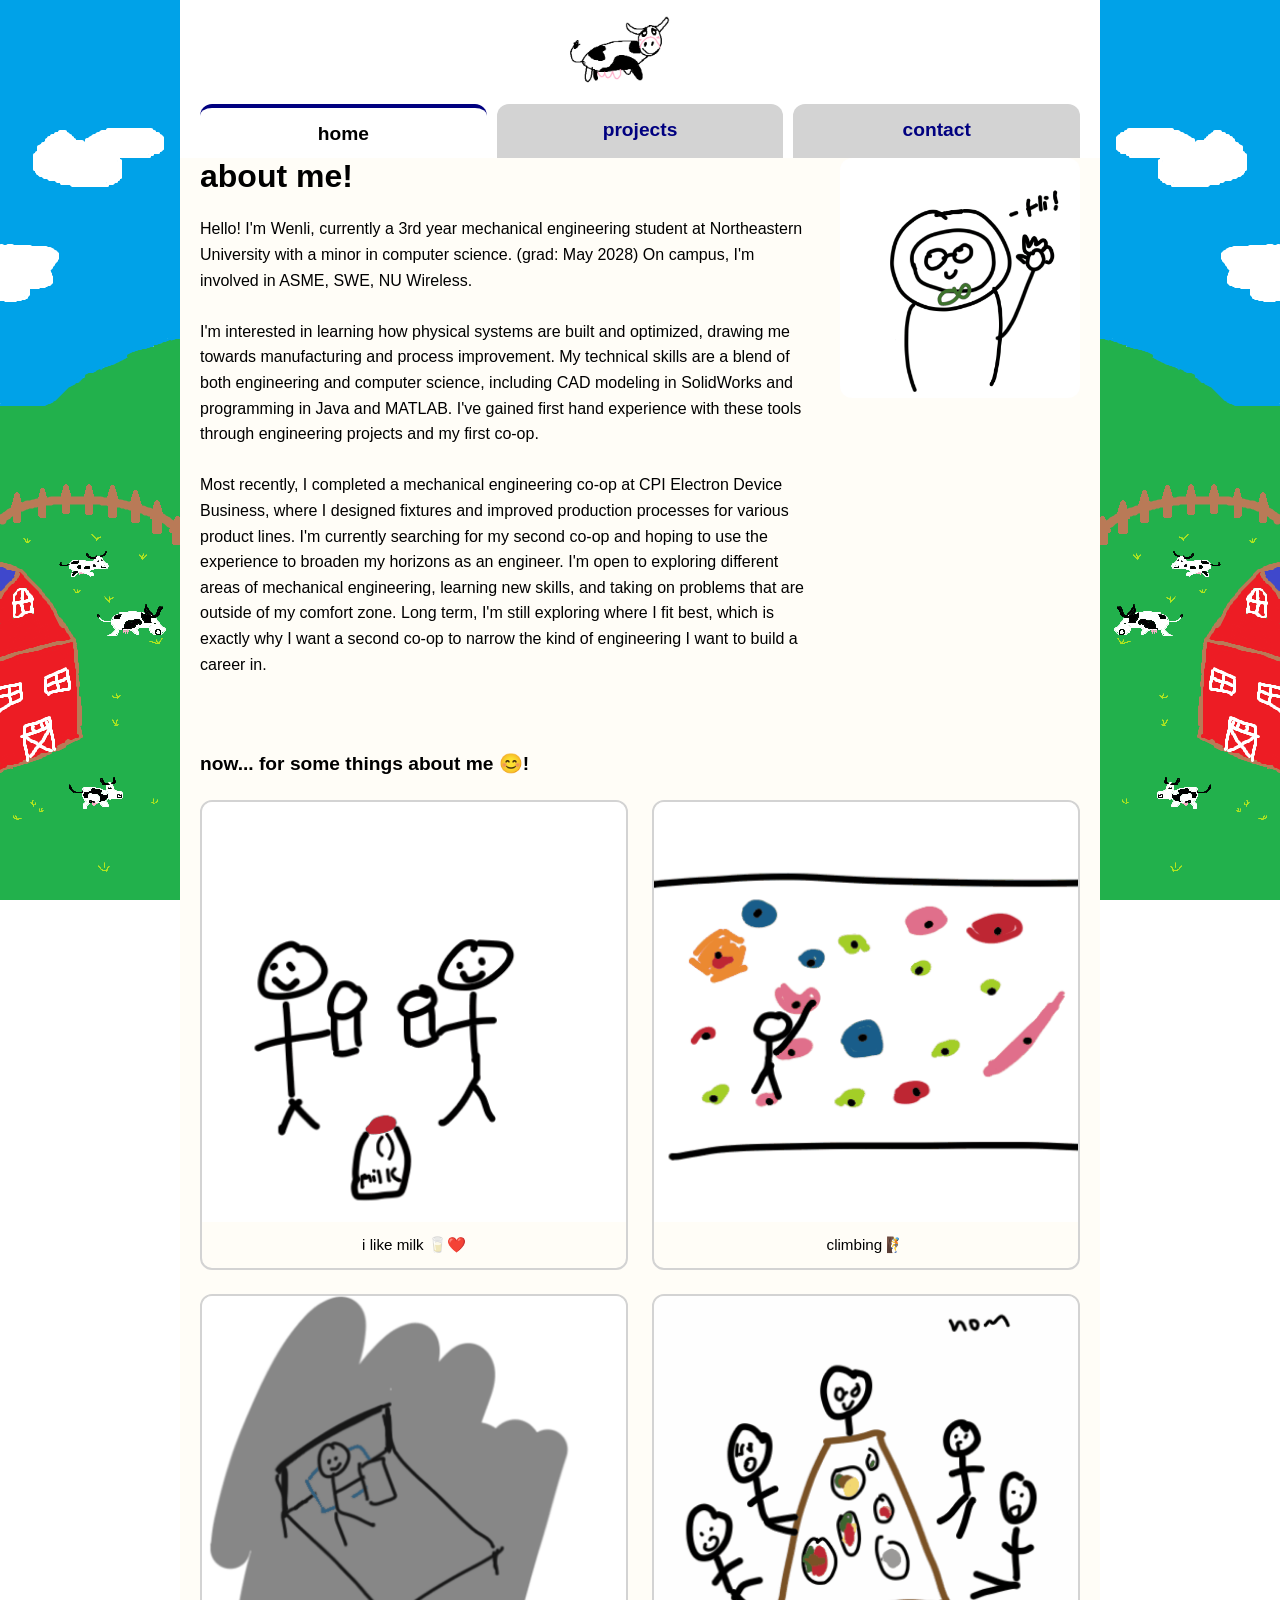
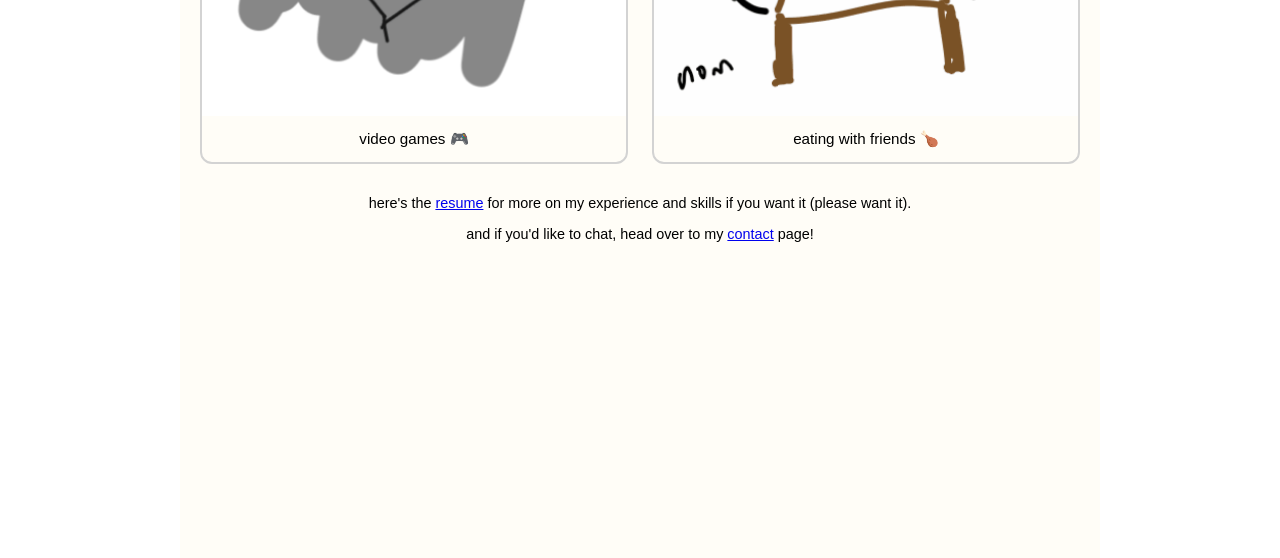
<file: index.html>
<!doctype html>
<html lang="en">
  <head>
    <meta charset="UTF-8" />
    <meta name="viewport" content="width=device-width, initial-scale=1.0" />
    <title>Home</title>
    <link rel="stylesheet" href="style.css" />
  </head>
  <body>
    <div class="page-container">
      <!-- left farm background -->
      <div class="side-banner left"></div>

      <!-- Main content -->
      <div class="wrapper">
        <!-- Logo -->
        <div class="logo">
          <img src="images/cow.png" alt="Cow Logo" />
        </div>

        <!-- tabs -->
        <div class="nav-links">
          <a href="index.html" class="active">home</a>
          <a href="work.html">projects</a>
          <a href="links.html">contact</a>
        </div>

        <!-- page content -->
        <div class="content">
          <div class="intro">
            <div class="intro-text">
              <h1>about me!</h1>
              <p>
                Hello! I'm Wenli, currently a 3rd year mechanical engineering
                student at Northeastern University with a minor in computer
                science. (grad: May 2028) On campus, I'm involved in ASME, SWE,
                NU Wireless.<br />
                <br />
                I'm interested in learning how physical systems are built and
                optimized, drawing me towards manufacturing and process
                improvement. My technical skills are a blend of both engineering
                and computer science, including CAD modeling in SolidWorks and
                programming in Java and MATLAB. I've gained first hand
                experience with these tools through engineering projects and my
                first co-op.<br />
                <br />
                Most recently, I completed a mechanical engineering co-op at CPI
                Electron Device Business, where I designed fixtures and improved
                production processes for various product lines. I'm currently
                searching for my second co-op and hoping to use the experience
                to broaden my horizons as an engineer. I'm open to exploring
                different areas of mechanical engineering, learning new skills,
                and taking on problems that are outside of my comfort zone. Long
                term, I'm still exploring where I fit best, which is exactly why
                I want a second co-op to narrow the kind of engineering I want
                to build a career in.
              </p>
            </div>

            <img
              src="images/me.gif"
              alt="intro gif of me waving"
              class="intro-gif"
              width="414"
              height="414"
            />
          </div>

          <div class="about">
            <p>now... for some things about me 😊!</p>
            <div class="about-grid">
              <div class="about-item">
                <img
                  src="images/milk.gif"
                  alt="clinking glasses of milk"
                  loading="lazy"
                />
                <span>i like milk 🥛❤️</span>
              </div>
              <div class="about-item">
                <img src="images/climbing.gif" alt="climbing" loading="lazy" />
                <span>climbing 🧗</span>
              </div>
              <div class="about-item">
                <img
                  src="images/video-games.gif"
                  alt="late night bed gaming session"
                  loading="lazy"
                />
                <span>video games 🎮</span>
              </div>
              <div class="about-item">
                <img
                  src="images/munch.gif"
                  alt="eating with friends"
                  loading="lazy"
                />
                <span>eating with friends 🍗</span>
              </div>
            </div>

            <p class="resume-note">
              here's the
              <a href="wenli yu resume.pdf" target="_blank" rel="noopener"
                >resume</a
              >
              for more on my experience and skills if you want it (please want
              it).
            </p>

            <p class="resume-note">
              and if you'd like to chat, head over to my
              <a href="links.html">contact</a> page!
            </p>
          </div>
        </div>
      </div>

      <!-- right farm background -->
      <div class="side-banner right"></div>
    </div>

    <script src="gif-hover.js"></script>
  </body>
</html>
</file>
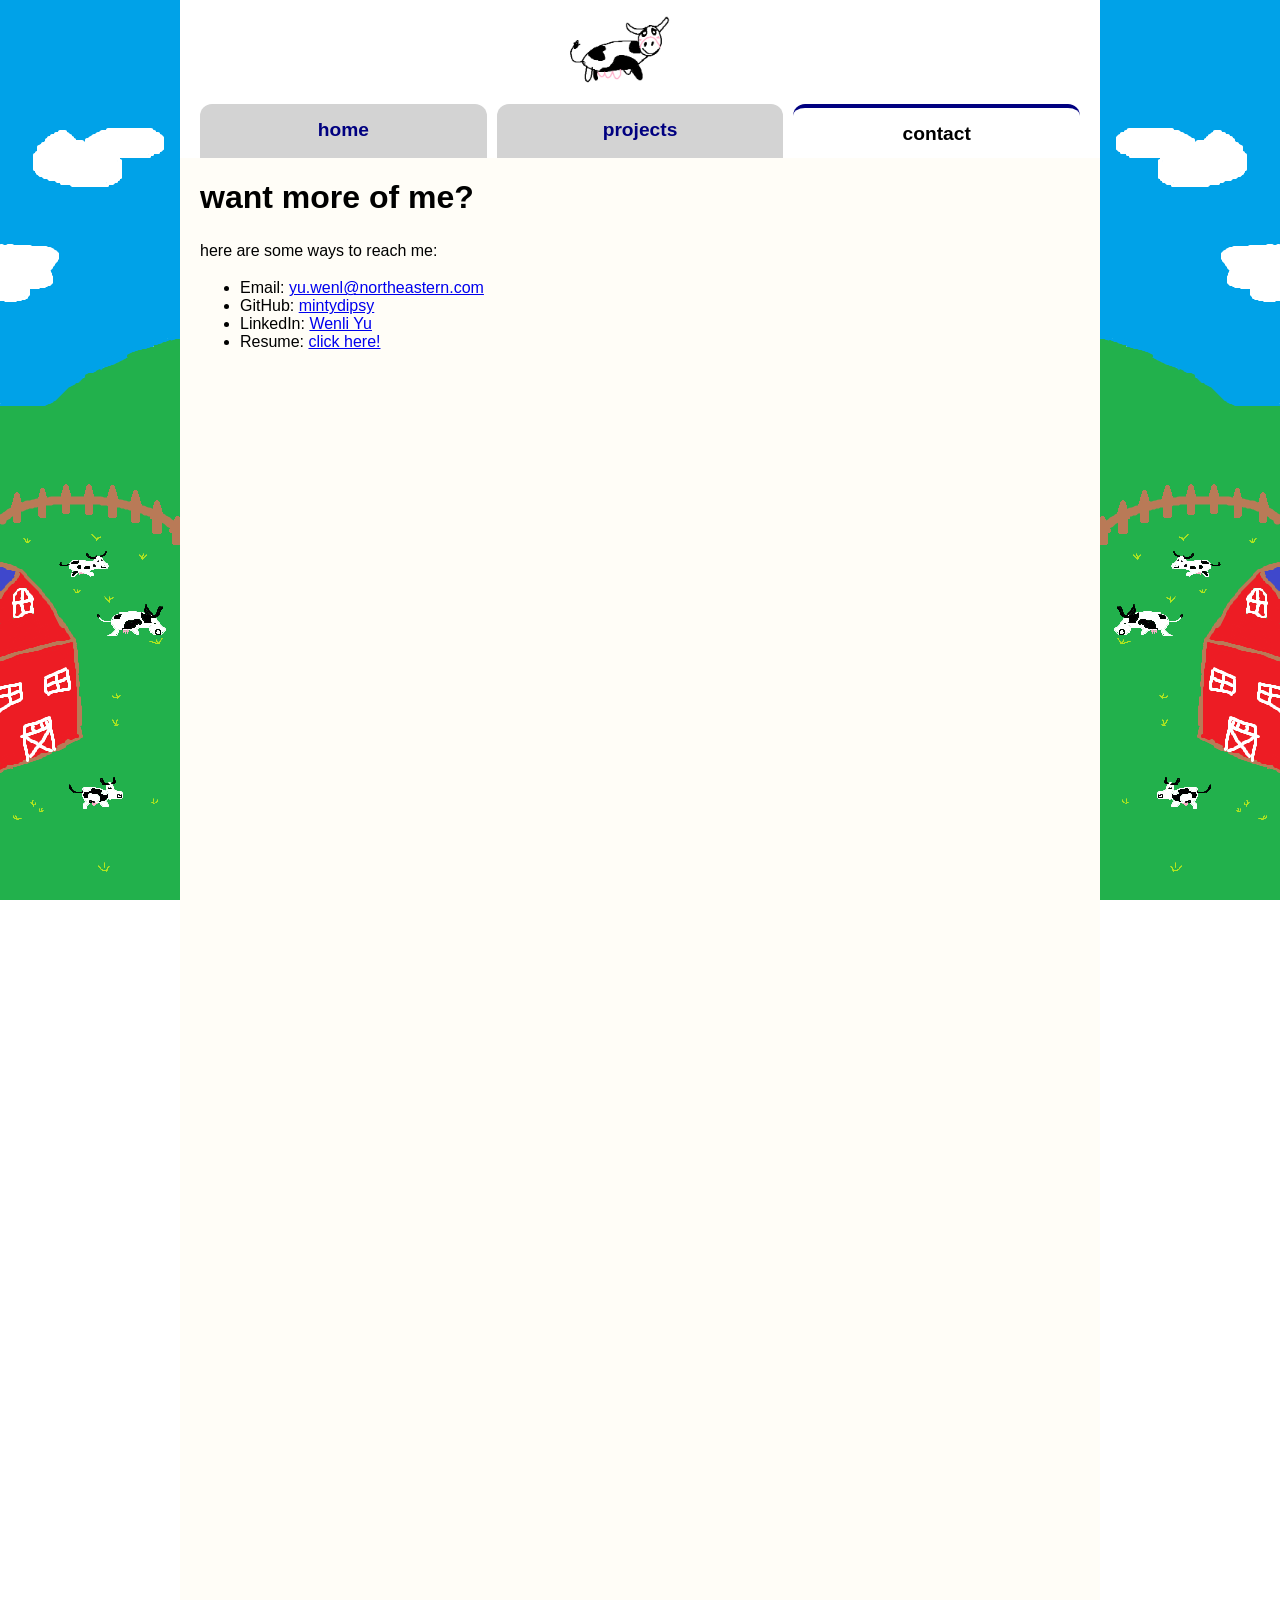
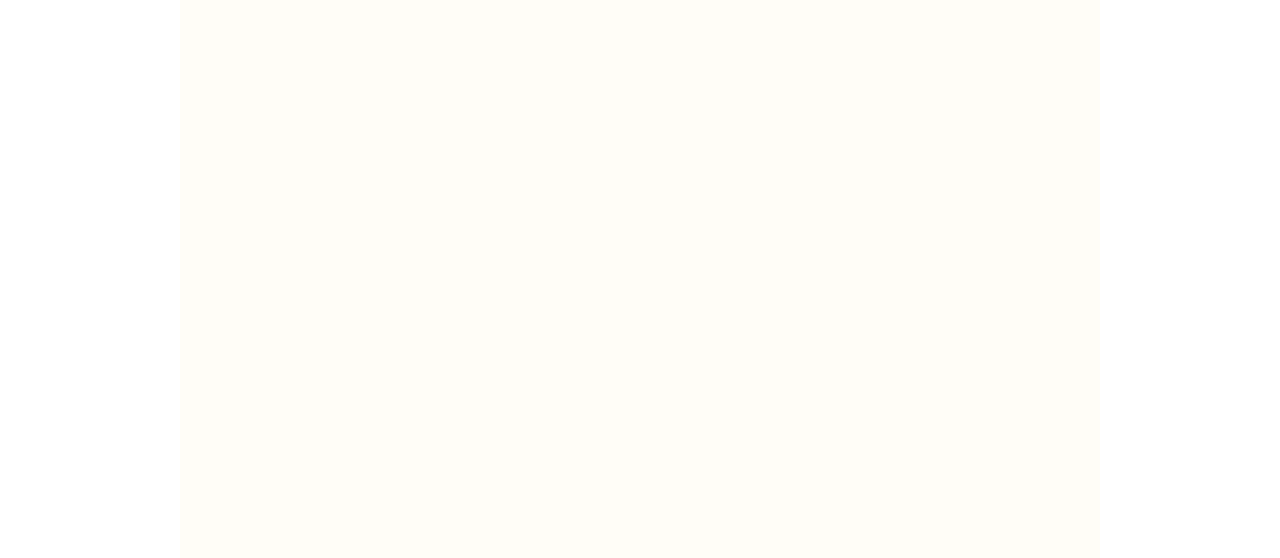
<file: links.html>
<!doctype html>
<html lang="en">
  <head>
    <meta charset="UTF-8" />
    <meta name="viewport" content="width=device-width, initial-scale=1.0" />
    <title>Contact</title>
    <link rel="stylesheet" href="style.css" />
  </head>
  <body>
    <div class="page-container">
      <div class="side-banner left"></div>

      <div class="wrapper">
        <!-- Logo -->
        <div class="logo">
          <img src="images/cow.png" alt="Cow Logo" />
        </div>

        <!-- Tabs -->
        <div class="nav-links">
          <a href="index.html">home</a>
          <a href="work.html">projects</a>
          <a href="links.html" class="active">contact</a>
        </div>

        <!-- Content -->
        <div class="content">
          <h1>want more of me?</h1>
          <p>here are some ways to reach me:</p>
          <ul>
            <li>
              Email:
              <a href="mailto:yu.wenl@northeastern.com"
                >yu.wenl@northeastern.com</a
              >
            </li>
            <li>
              GitHub:
              <a href="https://github.com/mintydipsy" target="_blank"
                >mintydipsy</a
              >
            </li>
            <li>
              LinkedIn:
              <a href="https://www.linkedin.com/in/wenli-yu/" target="_blank"
                >Wenli Yu</a
              >
            </li>
            <li>
              Resume:
              <a href="wenli yu resume.pdf" target="_blank" rel="noopener"
                >click here!</a
              >
            </li>
          </ul>
        </div>
      </div>

      <div class="side-banner right"></div>
    </div>
  </body>
</html>
</file>
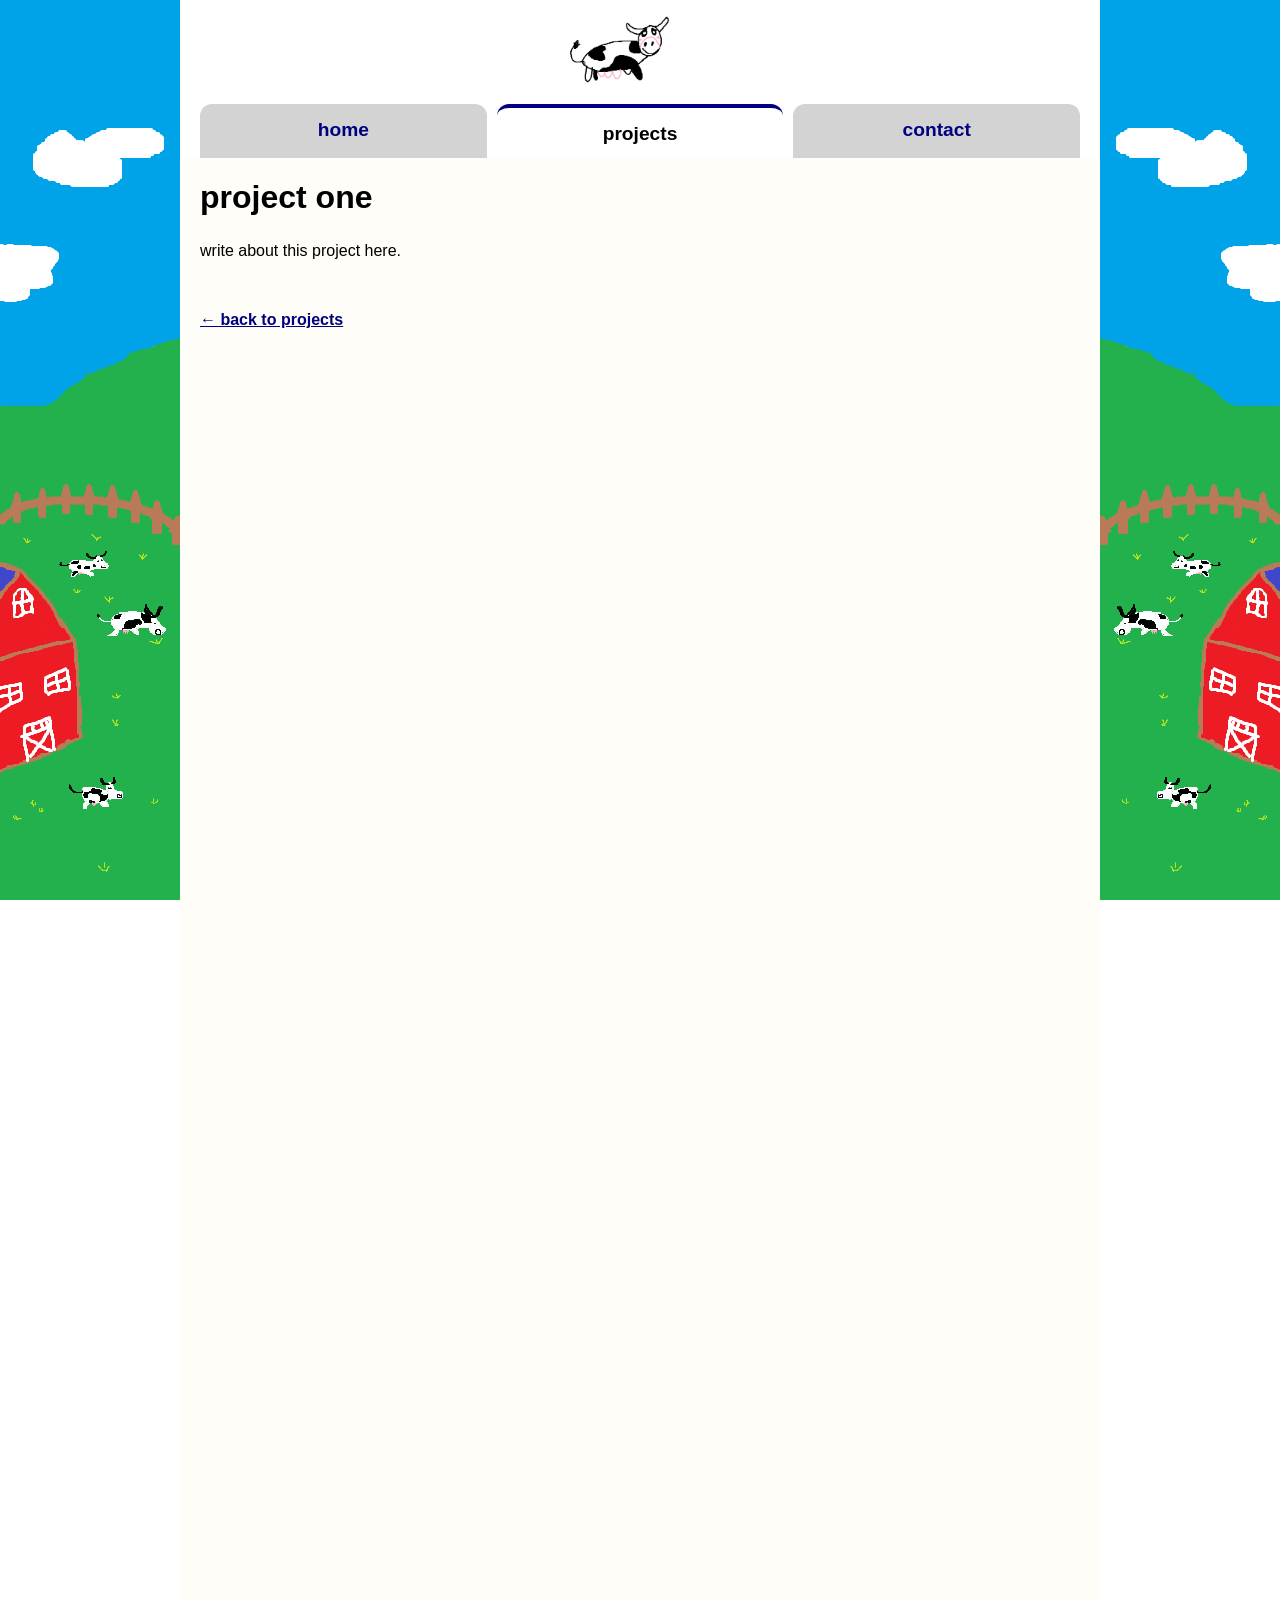
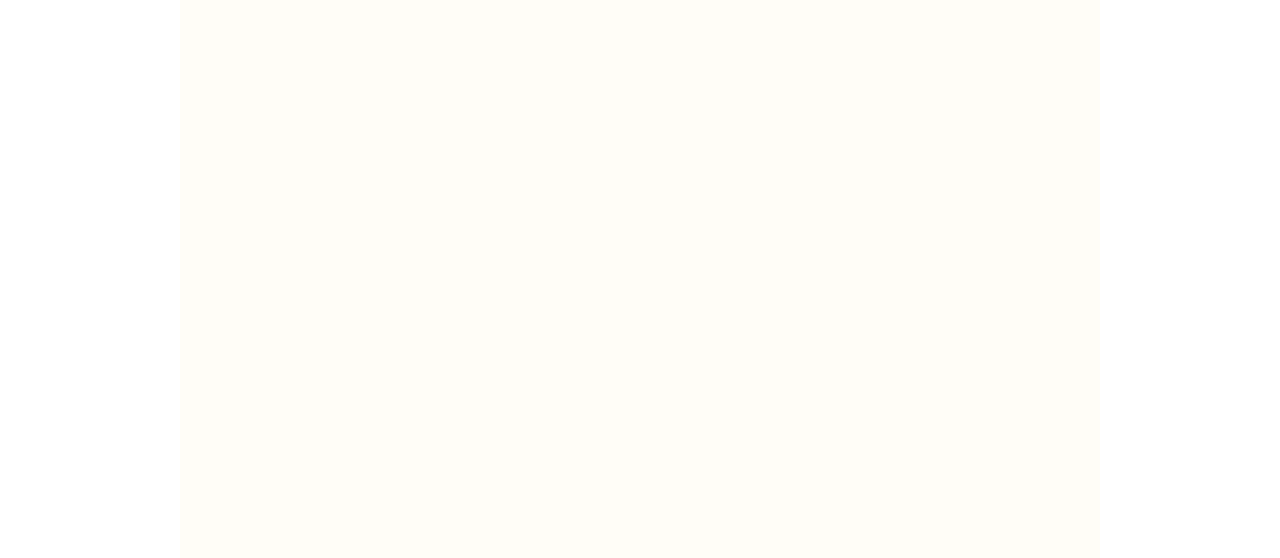
<file: project 1.html>
<!doctype html>
<html lang="en">
  <head>
    <meta charset="UTF-8" />
    <meta name="viewport" content="width=device-width, initial-scale=1.0" />
    <title>Project One</title>
    <link rel="stylesheet" href="style.css" />
  </head>
  <body>
    <div class="page-container">
      <div class="side-banner left"></div>

      <div class="wrapper">
        <!-- Logo -->
        <div class="logo">
          <img src="images/cow.png" alt="Cow Logo" />
        </div>

        <!-- Tabs -->
        <div class="nav-links">
          <a href="index.html">home</a>
          <a href="work.html" class="active">projects</a>
          <a href="links.html">contact</a>
        </div>

        <!-- Content -->
        <div class="content">
          <h1>project one</h1>
          <p>write about this project here.</p>

          <a class="back-link" href="work.html">&larr; back to projects</a>
        </div>
      </div>

      <div class="side-banner right"></div>
    </div>
  </body>
</html>
</file>
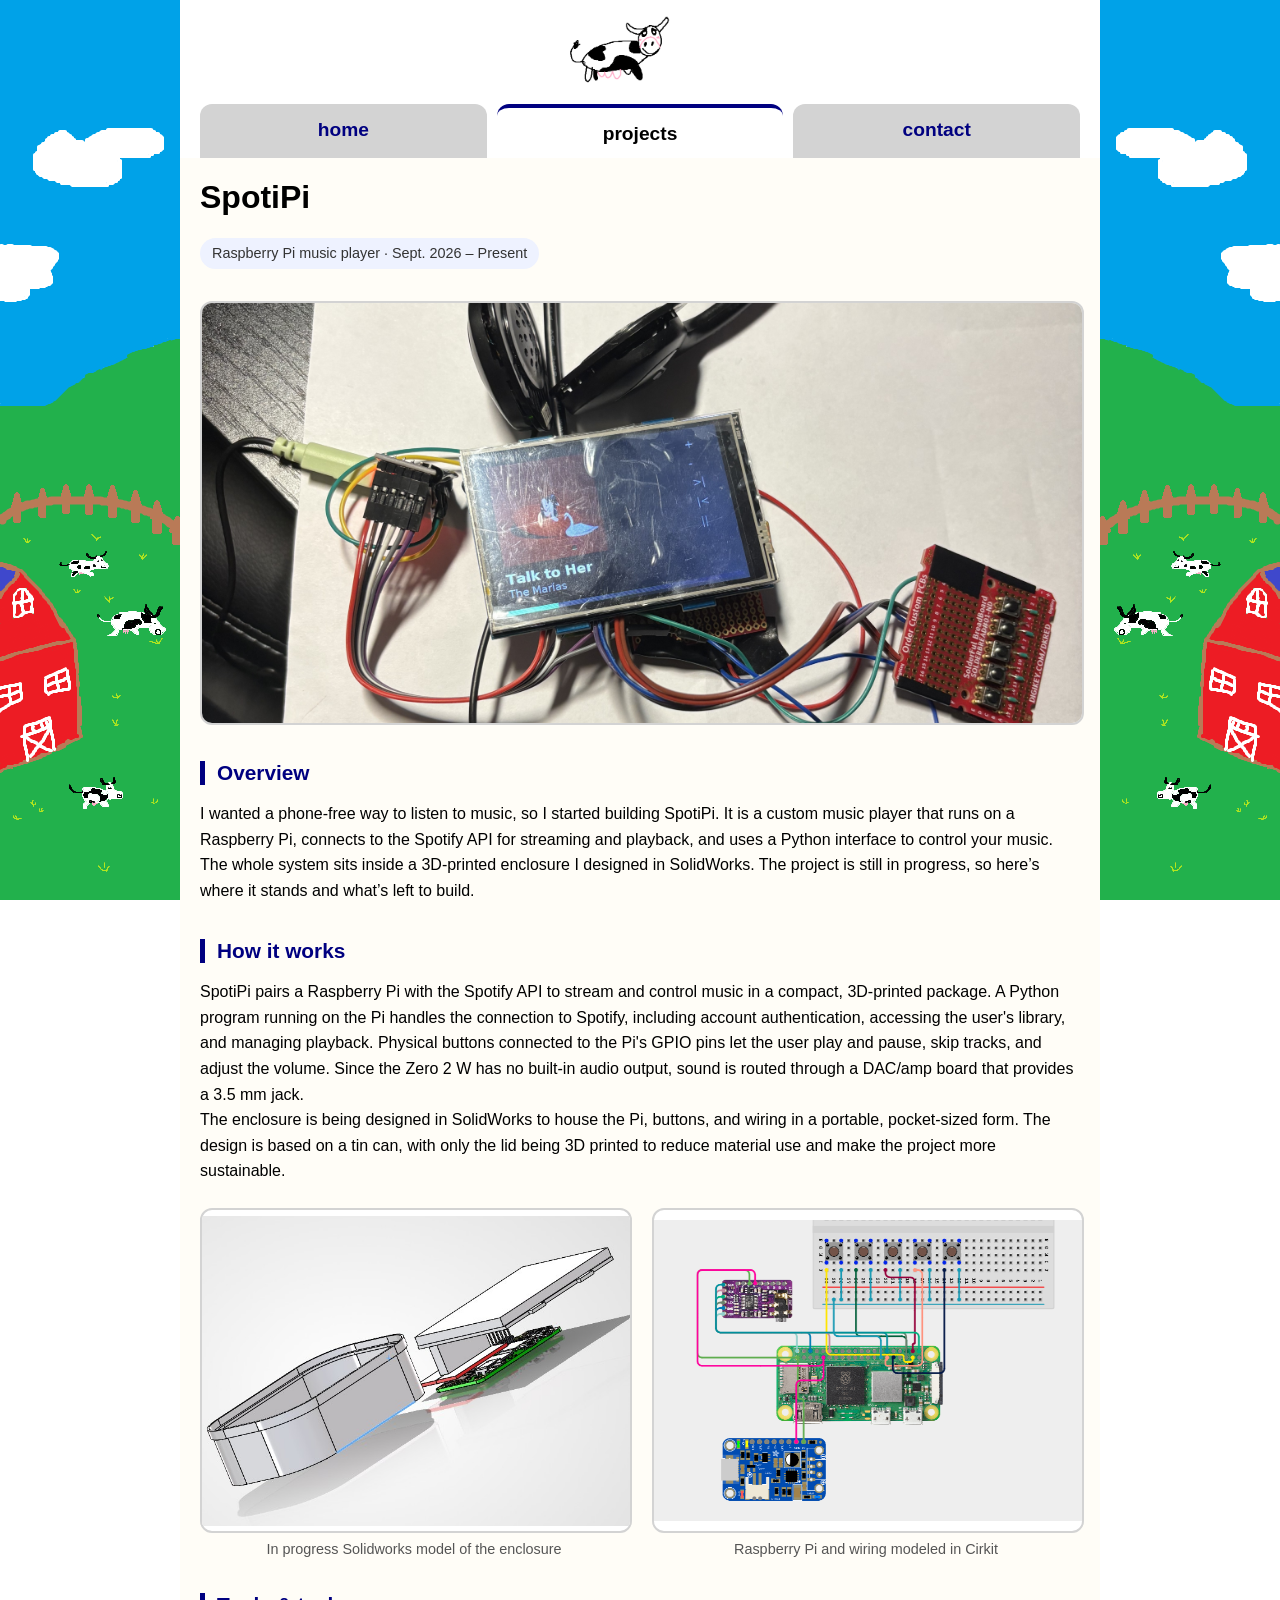
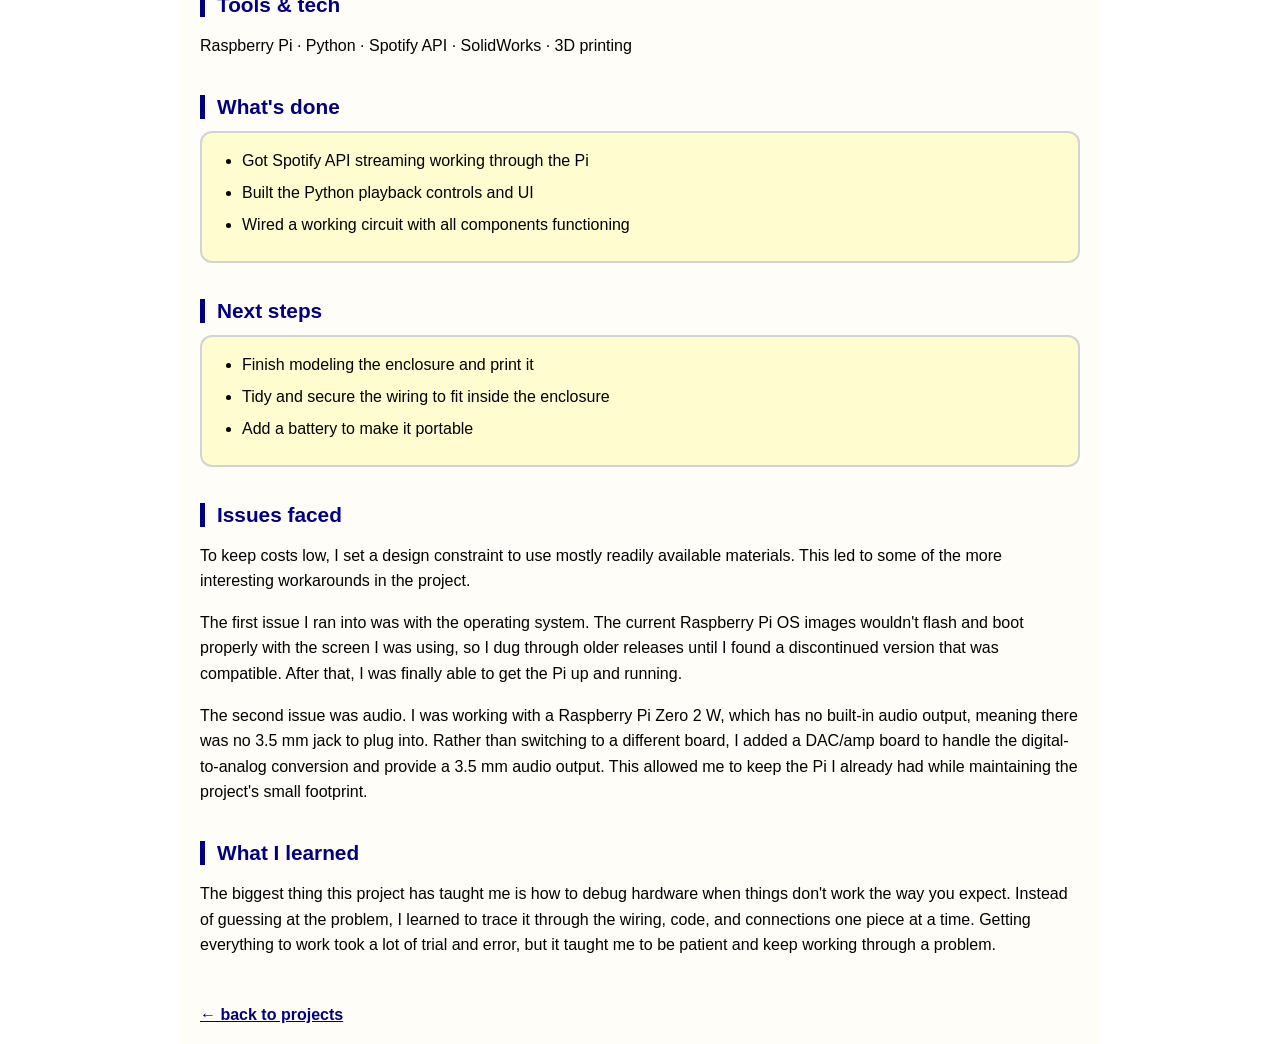
<file: project1.html>
<!doctype html>
<html lang="en">
  <head>
    <meta charset="UTF-8" />
    <meta name="viewport" content="width=device-width, initial-scale=1.0" />
    <title>SpotiPi</title>
    <link rel="stylesheet" href="style.css" />
  </head>
  <body>
    <div class="page-container">
      <div class="side-banner left"></div>

      <div class="wrapper">
        <div class="logo">
          <img src="images/cow.png" alt="Cow Logo" />
        </div>

        <div class="nav-links">
          <a href="index.html">home</a>
          <a href="work.html" class="active">projects</a>
          <a href="links.html">contact</a>
        </div>

        <div class="content">
          <h1>SpotiPi</h1>
          <p class="project-tagline">
            Raspberry Pi music player · Sept. 2026 – Present
          </p>

          <!-- hero image -->
          <img
            src="images/barebones.jpeg"
            alt="SpotiPi build"
            class="project-hero spotipi-hero"
          />

          <h2>Overview</h2>
          <p>
            I wanted a phone-free way to listen to music, so I started building
            SpotiPi. It is a custom music player that runs on a Raspberry Pi,
            connects to the Spotify API for streaming and playback, and uses a
            Python interface to control your music. The whole system sits inside
            a 3D-printed enclosure I designed in SolidWorks. The project is
            still in progress, so here’s where it stands and what’s left to
            build.
          </p>

          <h2>How it works</h2>
          <p>
            SpotiPi pairs a Raspberry Pi with the Spotify API to stream and
            control music in a compact, 3D-printed package. A Python program
            running on the Pi handles the connection to Spotify, including
            account authentication, accessing the user's library, and managing
            playback. Physical buttons connected to the Pi's GPIO pins let the
            user play and pause, skip tracks, and adjust the volume. Since the
            Zero 2 W has no built-in audio output, sound is routed through a
            DAC/amp board that provides a 3.5 mm jack.
            <br />The enclosure is being designed in SolidWorks to house the Pi,
            buttons, and wiring in a portable, pocket-sized form. The design is
            based on a tin can, with only the lid being 3D printed to reduce
            material use and make the project more sustainable.
          </p>

          <!-- supporting images, side by side -->
          <div class="project-images">
            <figure>
              <img
                src="images/spotipi cad model.jpg"
                alt="In progress Solidworks model of the enclosure"
              />
              <figcaption>
                In progress Solidworks model of the enclosure
              </figcaption>
            </figure>
            <figure>
              <img src="images/circuit spotify .png" alt="Raspberry Pi wiring" />
              <figcaption>Raspberry Pi and wiring modeled in Cirkit</figcaption>
            </figure>
          </div>
          <h2>Tools &amp; tech</h2>
          <p>Raspberry Pi · Python · Spotify API · SolidWorks · 3D printing</p>

          <h2>What's done</h2>
          <ul class="contributions">
            <li>Got Spotify API streaming working through the Pi</li>
            <li>Built the Python playback controls and UI</li>
            <li>Wired a working circuit with all components functioning</li>
          </ul>

          <h2>Next steps</h2>
          <ul class="contributions">
            <li>Finish modeling the enclosure and print it</li>
            <li>Tidy and secure the wiring to fit inside the enclosure</li>
            <li>Add a battery to make it portable</li>
          </ul>
          <h2>Issues faced</h2>
          <p>
            To keep costs low, I set a design constraint to use mostly readily
            available materials. This led to some of the more interesting
            workarounds in the project.
          </p>
          <p>
            The first issue I ran into was with the operating system. The
            current Raspberry Pi OS images wouldn't flash and boot properly with
            the screen I was using, so I dug through older releases until I
            found a discontinued version that was compatible. After that, I was
            finally able to get the Pi up and running.
          </p>
          <p>
            The second issue was audio. I was working with a Raspberry Pi Zero 2
            W, which has no built-in audio output, meaning there was no 3.5 mm
            jack to plug into. Rather than switching to a different board, I
            added a DAC/amp board to handle the digital-to-analog conversion and
            provide a 3.5 mm audio output. This allowed me to keep the Pi I
            already had while maintaining the project's small footprint.
          </p>

          <h2>What I learned</h2>
          <p>
            The biggest thing this project has taught me is how to debug
            hardware when things don't work the way you expect. Instead of
            guessing at the problem, I learned to trace it through the wiring,
            code, and connections one piece at a time. Getting everything to
            work took a lot of trial and error, but it taught me to be patient
            and keep working through a problem.
          </p>

          <a class="back-link" href="work.html">&larr; back to projects</a>
        </div>
      </div>

      <div class="side-banner right"></div>
    </div>
  </body>
</html>
</file>
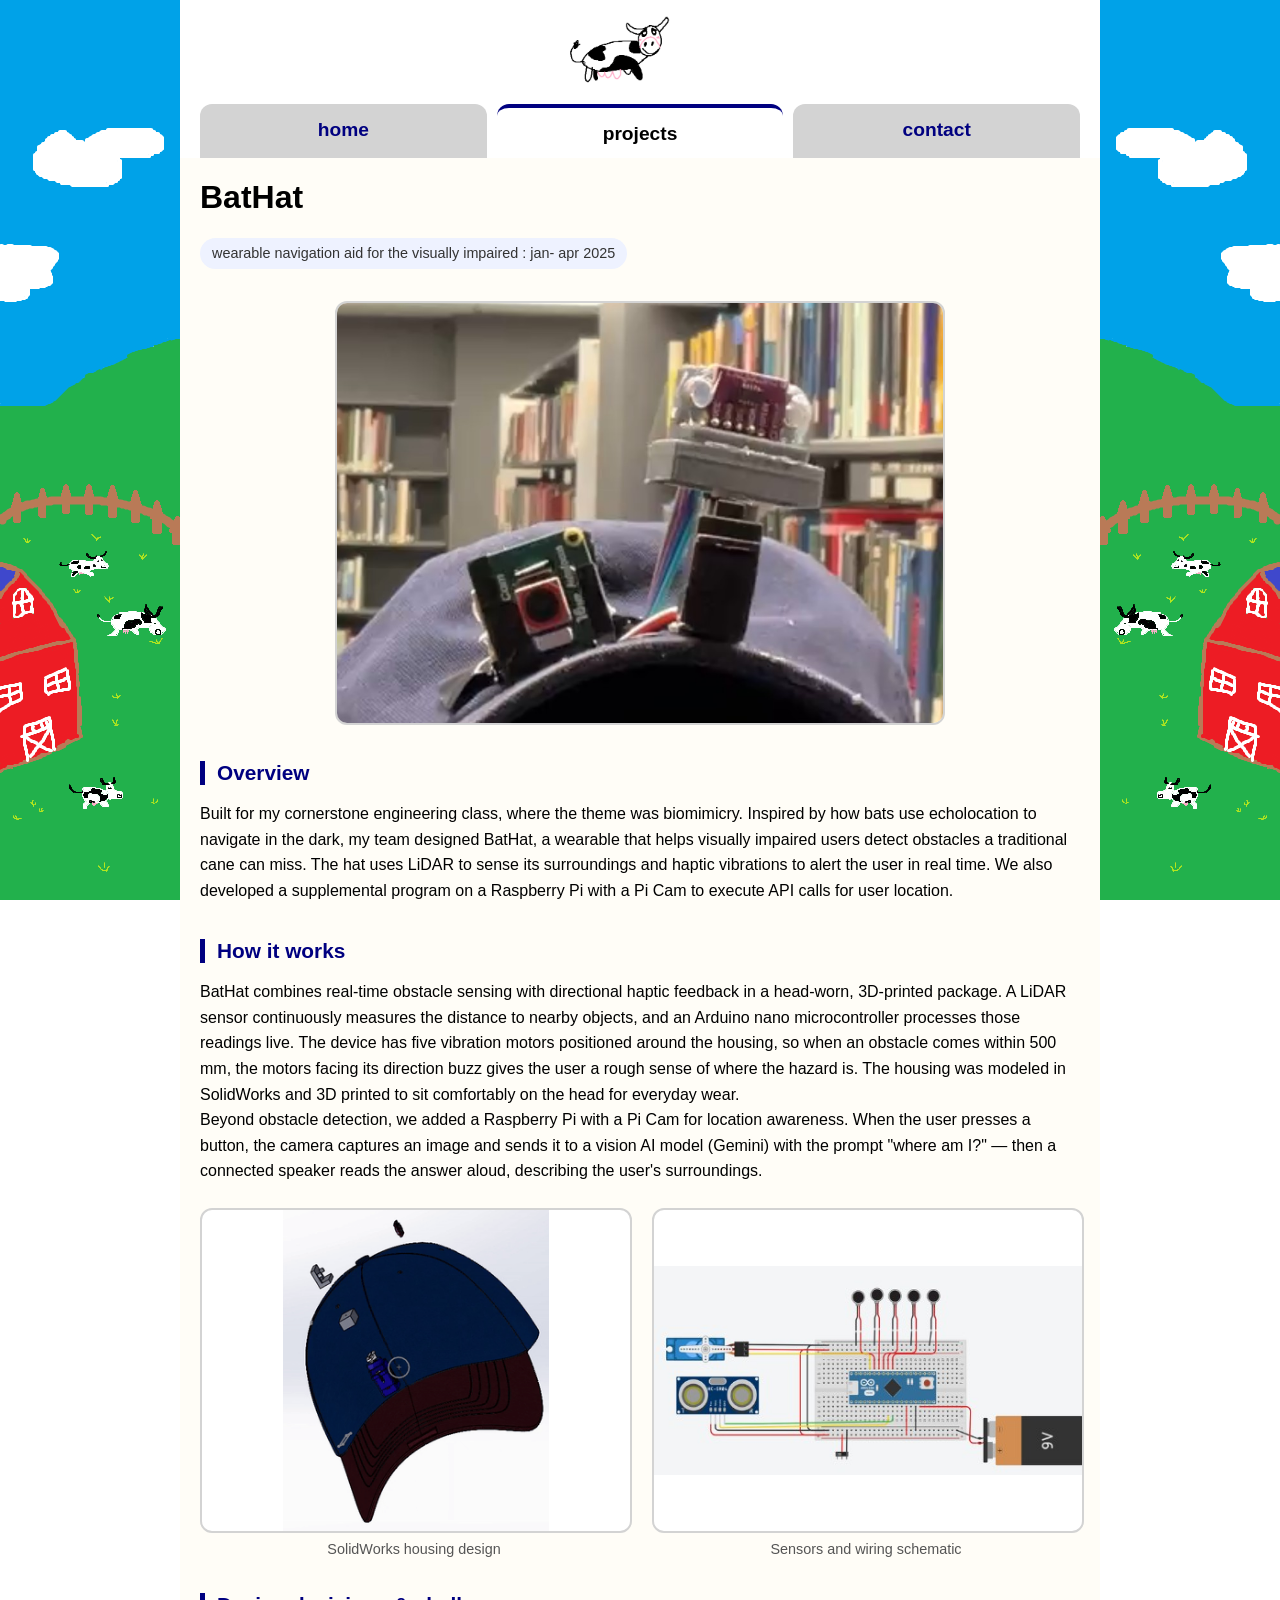
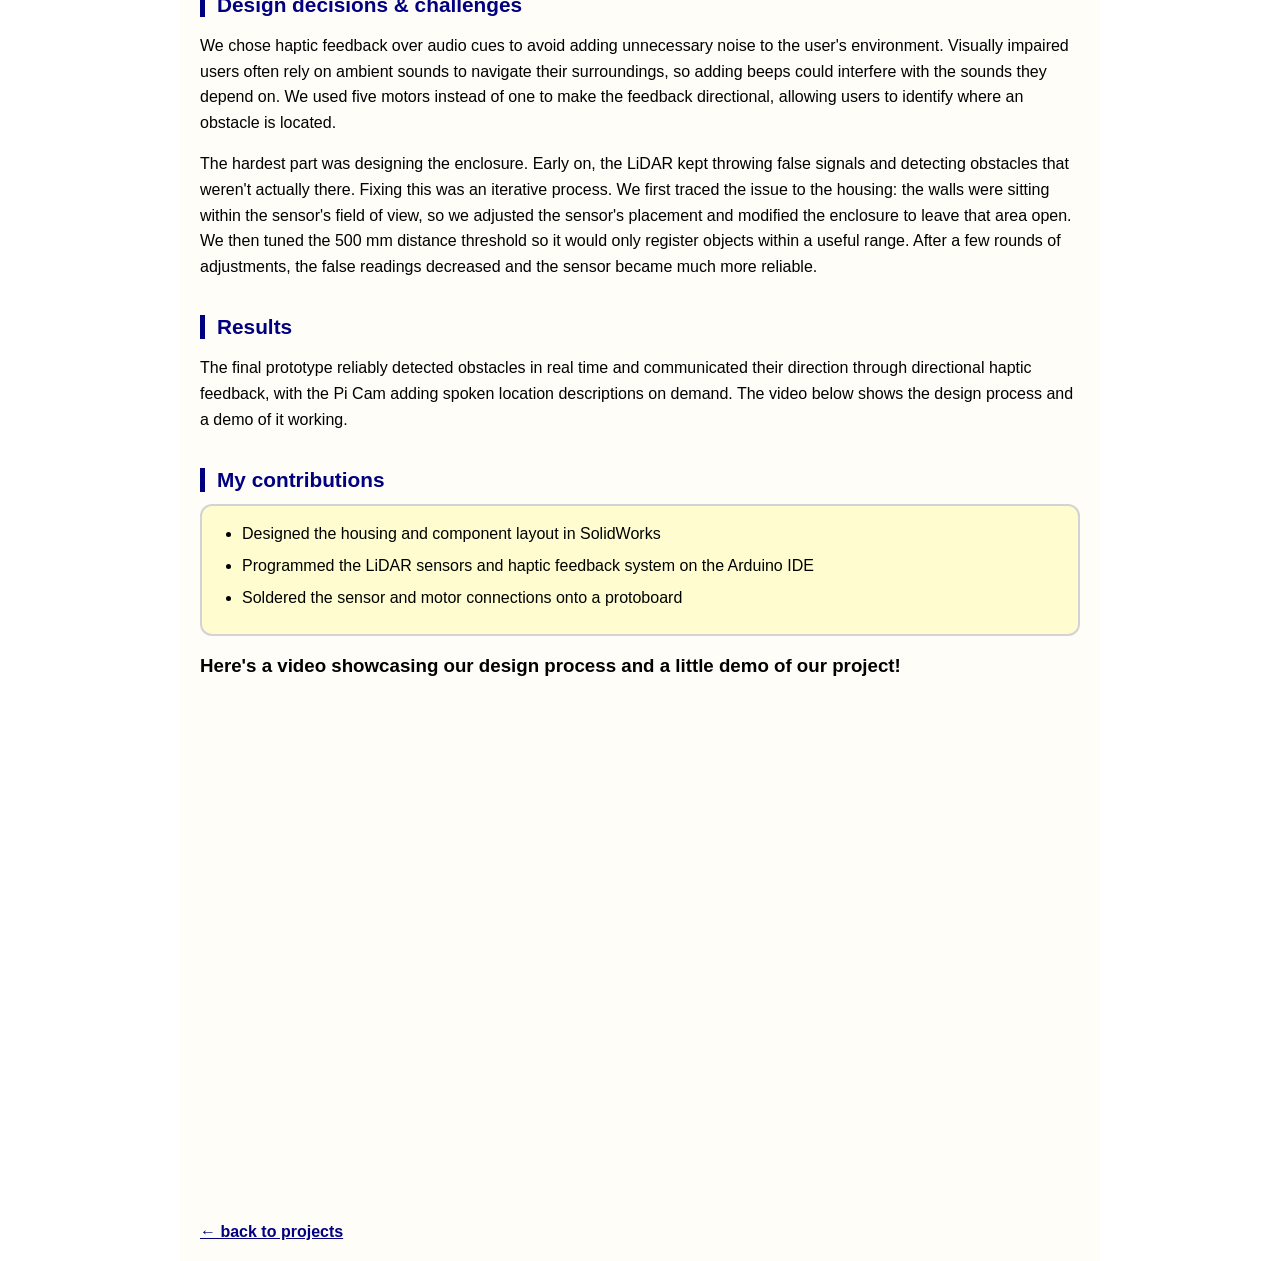
<file: project2.html>
<!doctype html>
<html lang="en">
  <head>
    <meta charset="UTF-8" />
    <meta name="viewport" content="width=device-width, initial-scale=1.0" />
    <title>BatHat</title>
    <link rel="stylesheet" href="style.css" />
  </head>
  <body>
    <div class="page-container">
      <div class="side-banner left"></div>

      <div class="wrapper">
        <div class="logo">
          <img src="images/cow.png" alt="Cow Logo" />
        </div>

        <div class="nav-links">
          <a href="index.html">home</a>
          <a href="work.html" class="active">projects</a>
          <a href="links.html">contact</a>
        </div>

        <div class="content">
          <h1>BatHat</h1>
          <p class="project-tagline">
            wearable navigation aid for the visually impaired : jan- apr 2025
          </p>

          <!-- hero image -->
          <img
            src="images/bathat-original.jpg"
            alt="The finished BatHat device"
            class="project-hero project-hero-full"
          />

          <h2>Overview</h2>
          <p>
            Built for my cornerstone engineering class, where the theme was
            biomimicry. Inspired by how bats use echolocation to navigate in the
            dark, my team designed BatHat, a wearable that helps visually
            impaired users detect obstacles a traditional cane can miss. The hat
            uses LiDAR to sense its surroundings and haptic vibrations to alert
            the user in real time. We also developed a supplemental program on a
            Raspberry Pi with a Pi Cam to execute API calls for user location.
          </p>

          <h2>How it works</h2>
          <p>
            BatHat combines real-time obstacle sensing with directional haptic
            feedback in a head-worn, 3D-printed package. A LiDAR sensor
            continuously measures the distance to nearby objects, and an Arduino
            nano microcontroller processes those readings live. The device has
            five vibration motors positioned around the housing, so when an
            obstacle comes within 500 mm, the motors facing its direction buzz
            gives the user a rough sense of where the hazard is. The housing was
            modeled in SolidWorks and 3D printed to sit comfortably on the head
            for everyday wear.
            <br />
            Beyond obstacle detection, we added a Raspberry Pi with a Pi Cam for
            location awareness. When the user presses a button, the camera
            captures an image and sends it to a vision AI model (Gemini) with
            the prompt "where am I?" &mdash; then a connected speaker reads the
            answer aloud, describing the user's surroundings.
          </p>

          <!-- supporting images, side by side -->
          <div class="project-images">
            <figure>
              <img src="images/soldiworks.gif" alt="SolidWorks housing model" />
              <figcaption>SolidWorks housing design</figcaption>
            </figure>
            <figure>
              <img src="images/circuit.jpg" alt="Internal wiring and sensors" />
              <figcaption>Sensors and wiring schematic</figcaption>
            </figure>
          </div>

          <h2>Design decisions &amp; challenges</h2>
          <p>
            We chose haptic feedback over audio cues to avoid adding unnecessary
            noise to the user's environment. Visually impaired users often rely
            on ambient sounds to navigate their surroundings, so adding beeps
            could interfere with the sounds they depend on. We used five motors
            instead of one to make the feedback directional, allowing users to
            identify where an obstacle is located.
          </p>
          <p>
            The hardest part was designing the enclosure. Early on, the LiDAR
            kept throwing false signals and detecting obstacles that weren't
            actually there. Fixing this was an iterative process. We first
            traced the issue to the housing: the walls were sitting within the
            sensor's field of view, so we adjusted the sensor's placement and
            modified the enclosure to leave that area open. We then tuned the
            500 mm distance threshold so it would only register objects within a
            useful range. After a few rounds of adjustments, the false readings
            decreased and the sensor became much more reliable.
          </p>

          <h2>Results</h2>
          <p>
            The final prototype reliably detected obstacles in real time and
            communicated their direction through directional haptic feedback,
            with the Pi Cam adding spoken location descriptions on demand. The
            video below shows the design process and a demo of it working.
          </p>

          <h2>My contributions</h2>
          <ul class="contributions">
            <li>Designed the housing and component layout in SolidWorks</li>
            <li>
              Programmed the LiDAR sensors and haptic feedback system on the
              Arduino IDE
            </li>
            <li>Soldered the sensor and motor connections onto a protoboard</li>
          </ul>

          <h3>
            Here's a video showcasing our design process and a little demo of
            our project!
          </h3>
          <div class="video-embed">
            <iframe
              src="https://www.youtube.com/embed/7PZ3QnELnoU"
              title="BatHat demo video"
              allow="
                accelerometer;
                autoplay;
                clipboard-write;
                encrypted-media;
                gyroscope;
                picture-in-picture;
                web-share;
              "
              referrerpolicy="strict-origin-when-cross-origin"
              allowfullscreen
            ></iframe>
          </div>

          <a class="back-link" href="work.html">&larr; back to projects</a>
        </div>
      </div>

      <div class="side-banner right"></div>
    </div>
  </body>
</html>
</file>
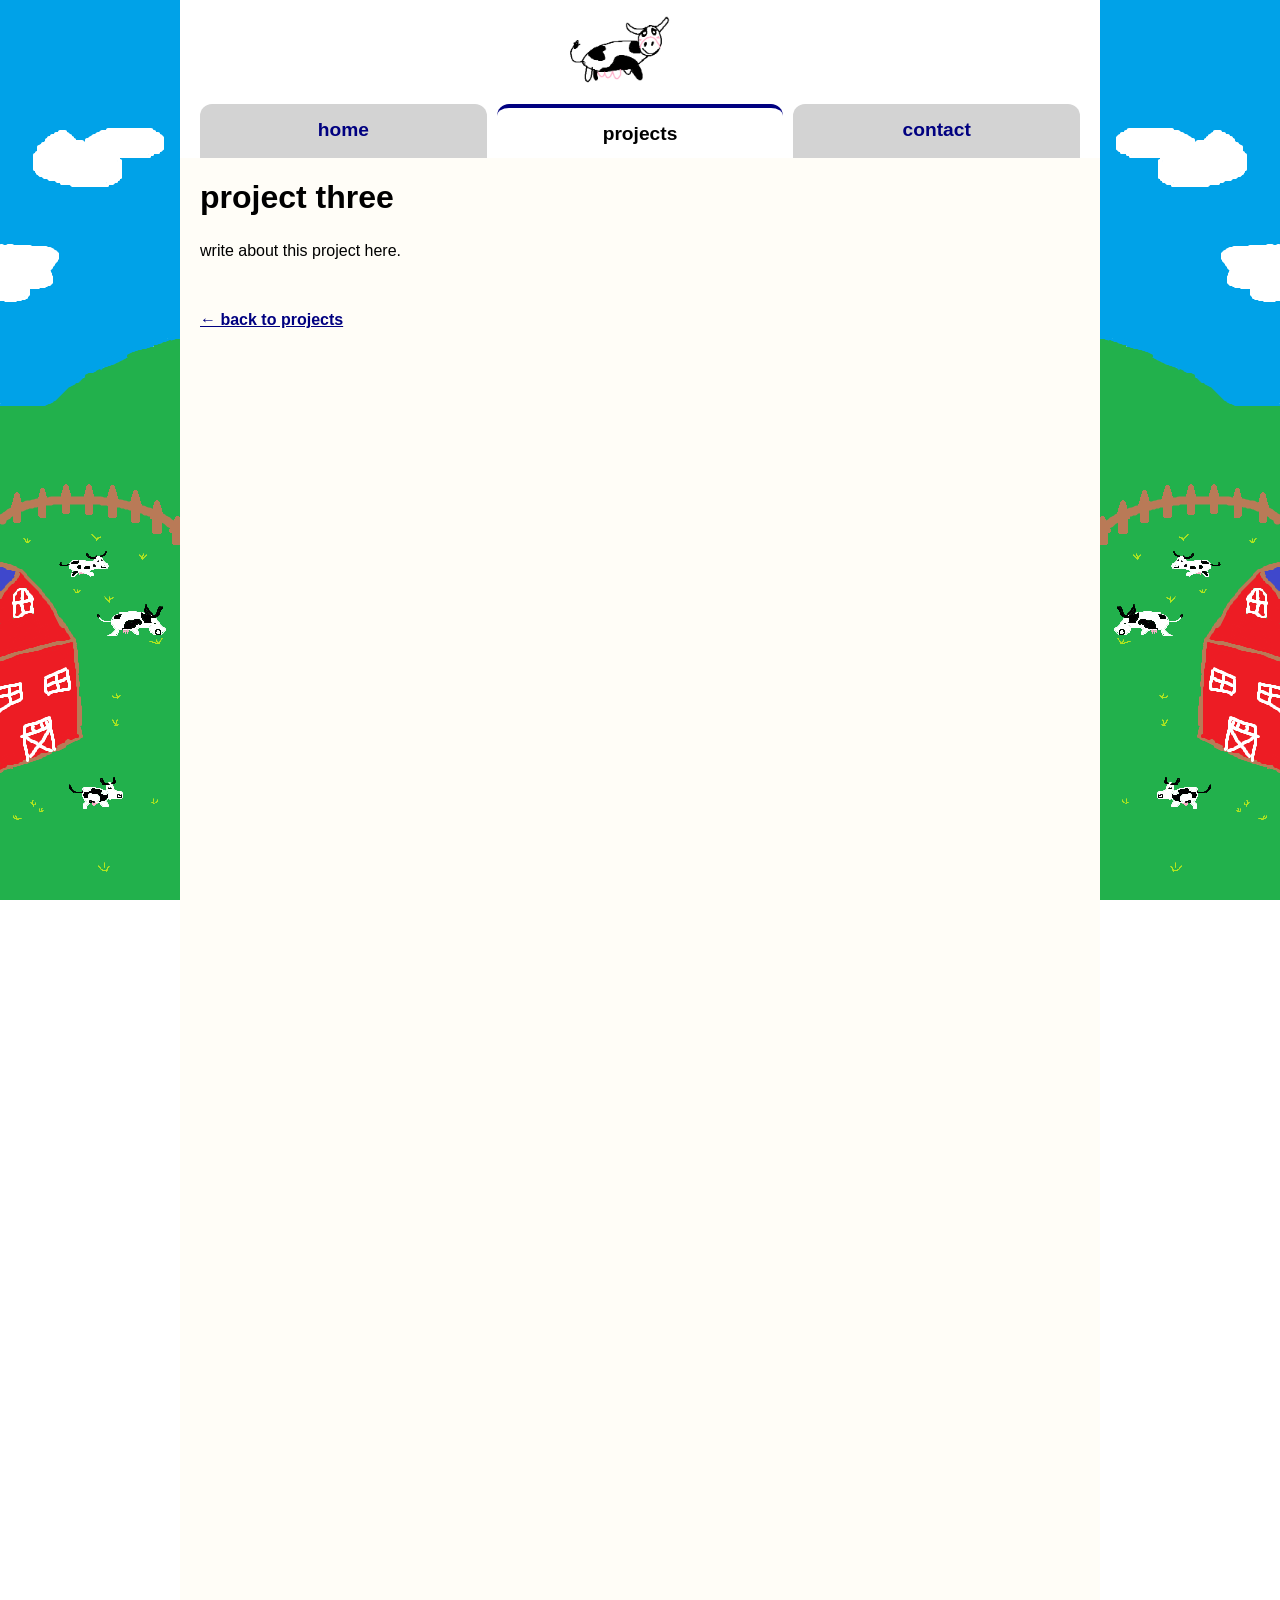
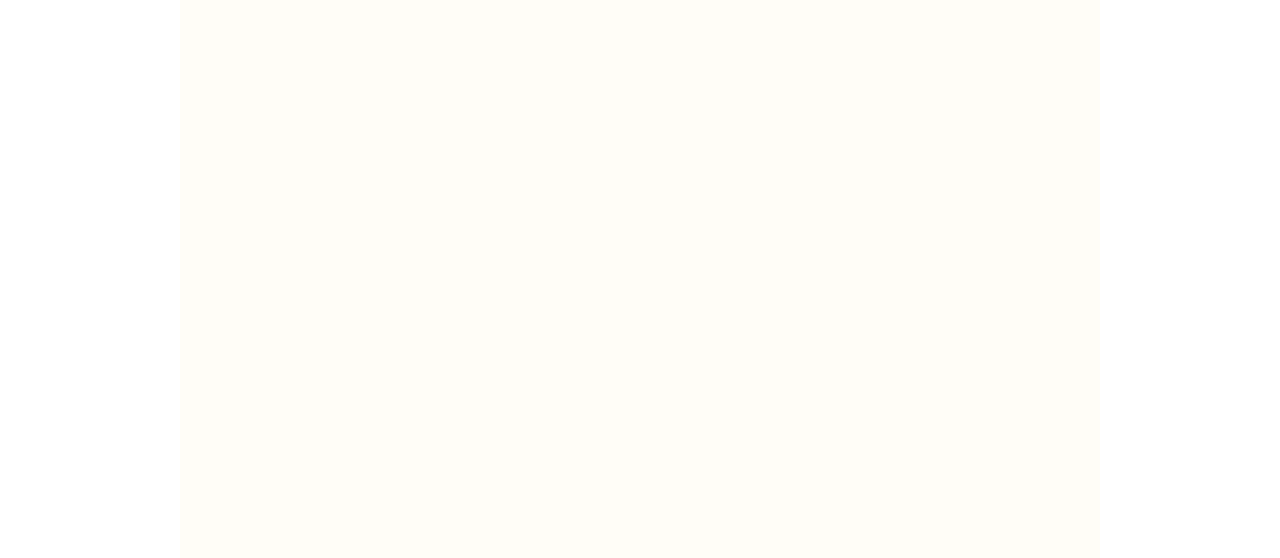
<file: project3.html>
<!doctype html>
<html lang="en">
  <head>
    <meta charset="UTF-8" />
    <meta name="viewport" content="width=device-width, initial-scale=1.0" />
    <title>Project Three</title>
    <link rel="stylesheet" href="style.css" />
  </head>
  <body>
    <div class="page-container">
      <div class="side-banner left"></div>

      <div class="wrapper">
        <!-- Logo -->
        <div class="logo">
          <img src="images/cow.png" alt="Cow Logo" />
        </div>

        <!-- Tabs -->
        <div class="nav-links">
          <a href="index.html">home</a>
          <a href="work.html" class="active">projects</a>
          <a href="links.html">contact</a>
        </div>

        <!-- Content -->
        <div class="content">
          <h1>project three</h1>
          <p>write about this project here.</p>

          <a class="back-link" href="work.html">&larr; back to projects</a>
        </div>
      </div>

      <div class="side-banner right"></div>
    </div>
  </body>
</html>
</file>
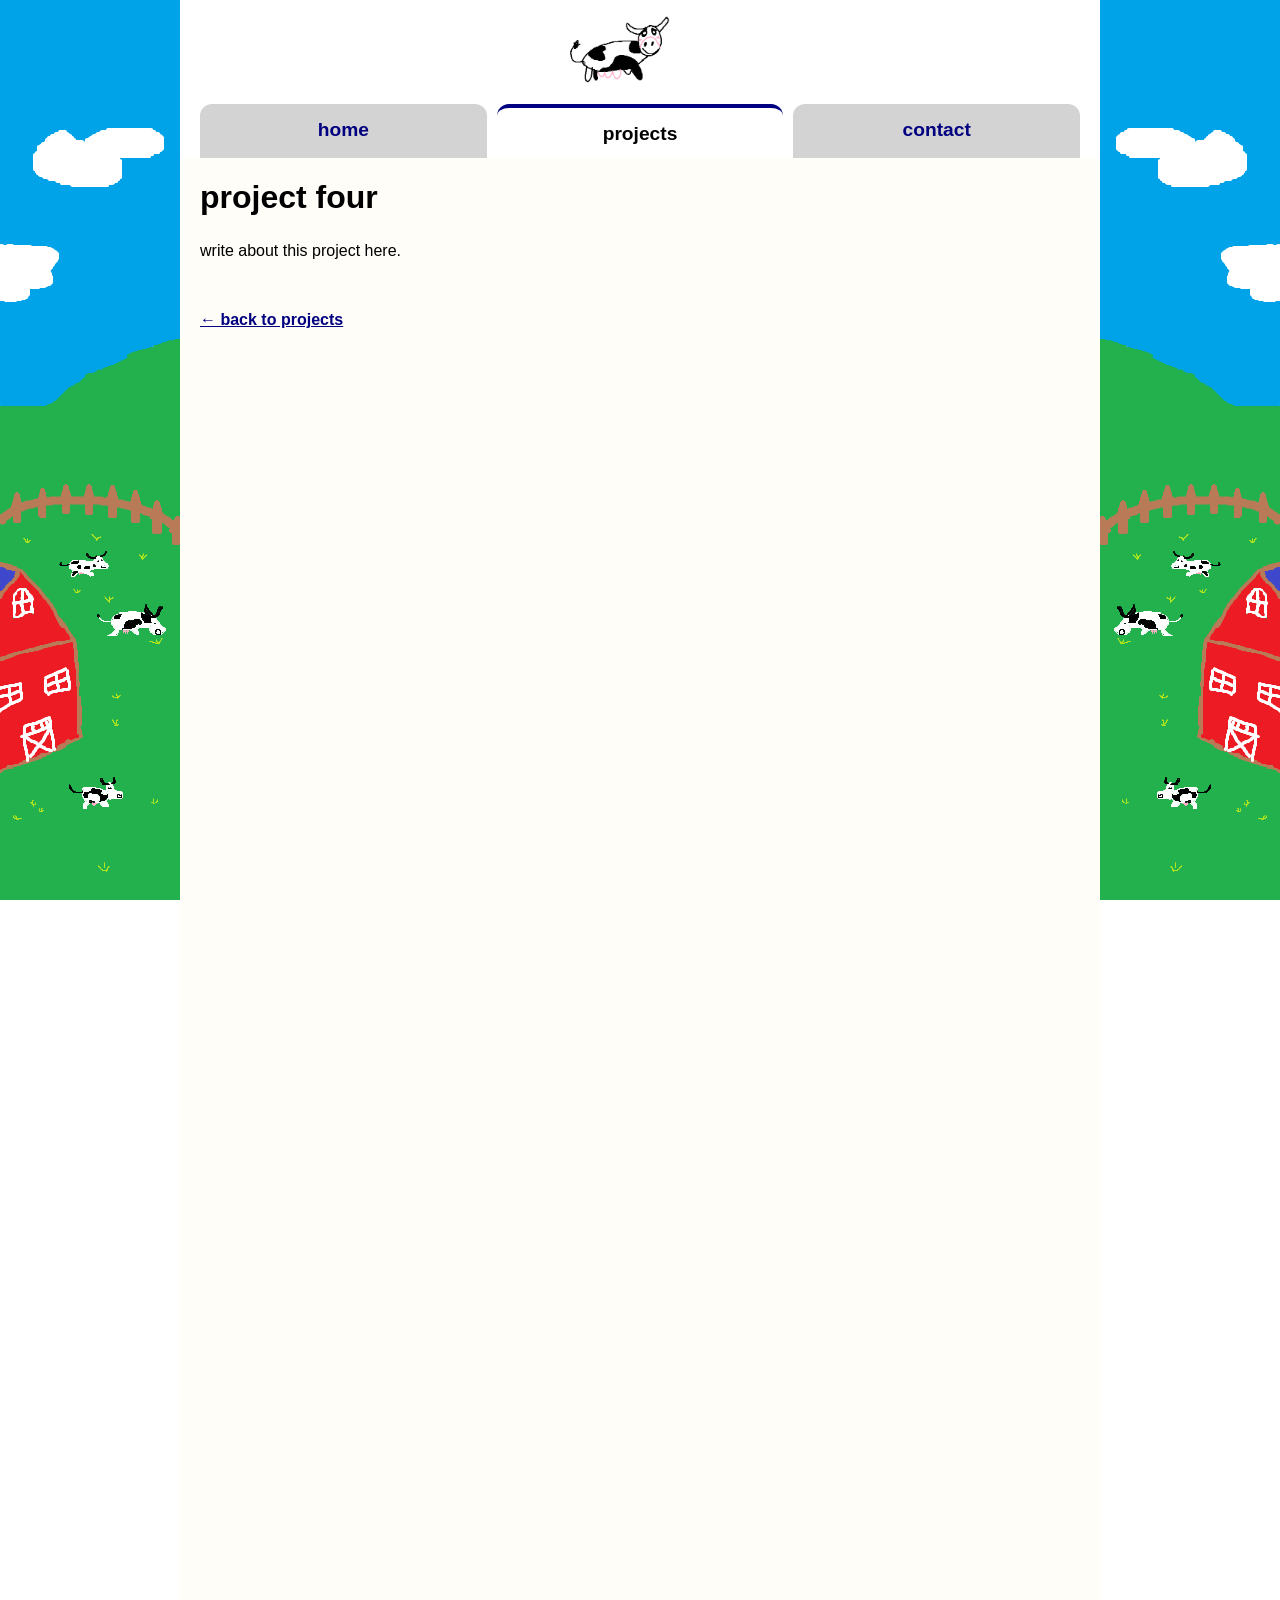
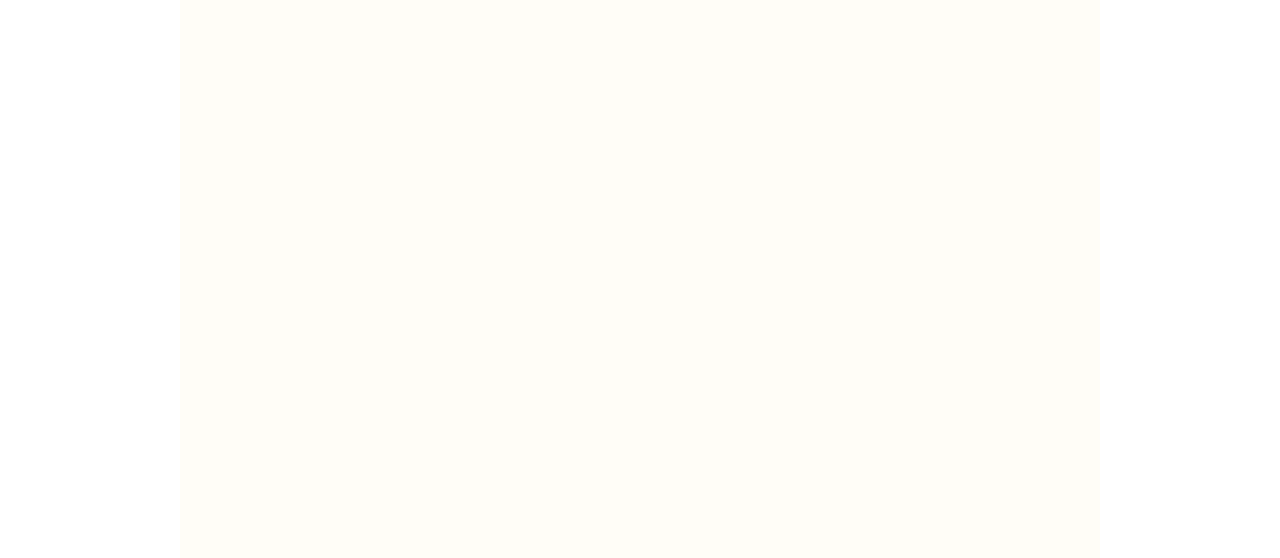
<file: project4.html>
<!doctype html>
<html lang="en">
  <head>
    <meta charset="UTF-8" />
    <meta name="viewport" content="width=device-width, initial-scale=1.0" />
    <title>Project Four</title>
    <link rel="stylesheet" href="style.css" />
  </head>
  <body>
    <div class="page-container">
      <div class="side-banner left"></div>

      <div class="wrapper">
        <!-- Logo -->
        <div class="logo">
          <img src="images/cow.png" alt="Cow Logo" />
        </div>

        <!-- Tabs -->
        <div class="nav-links">
          <a href="index.html">home</a>
          <a href="work.html" class="active">projects</a>
          <a href="links.html">contact</a>
        </div>

        <!-- Content -->
        <div class="content">
          <h1>project four</h1>
          <p>write about this project here.</p>

          <a class="back-link" href="work.html">&larr; back to projects</a>
        </div>
      </div>

      <div class="side-banner right"></div>
    </div>
  </body>
</html>
</file>
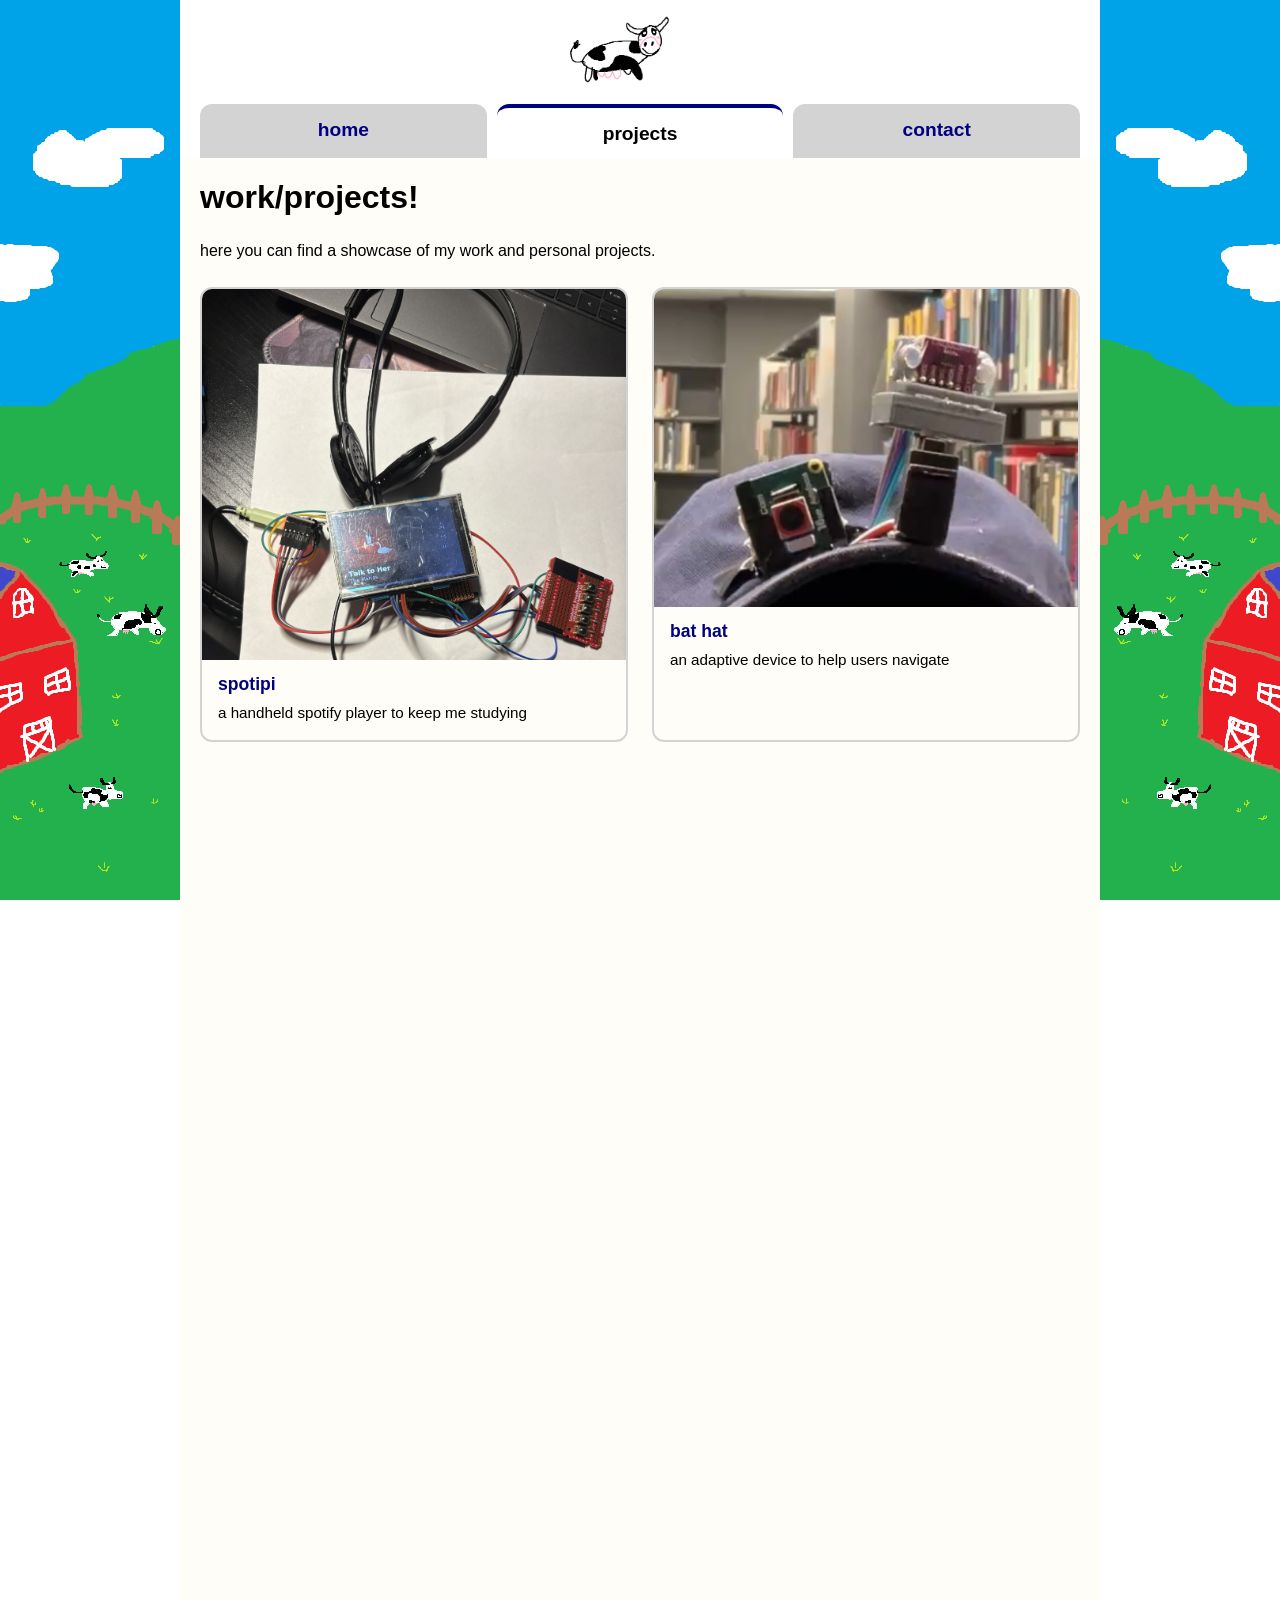
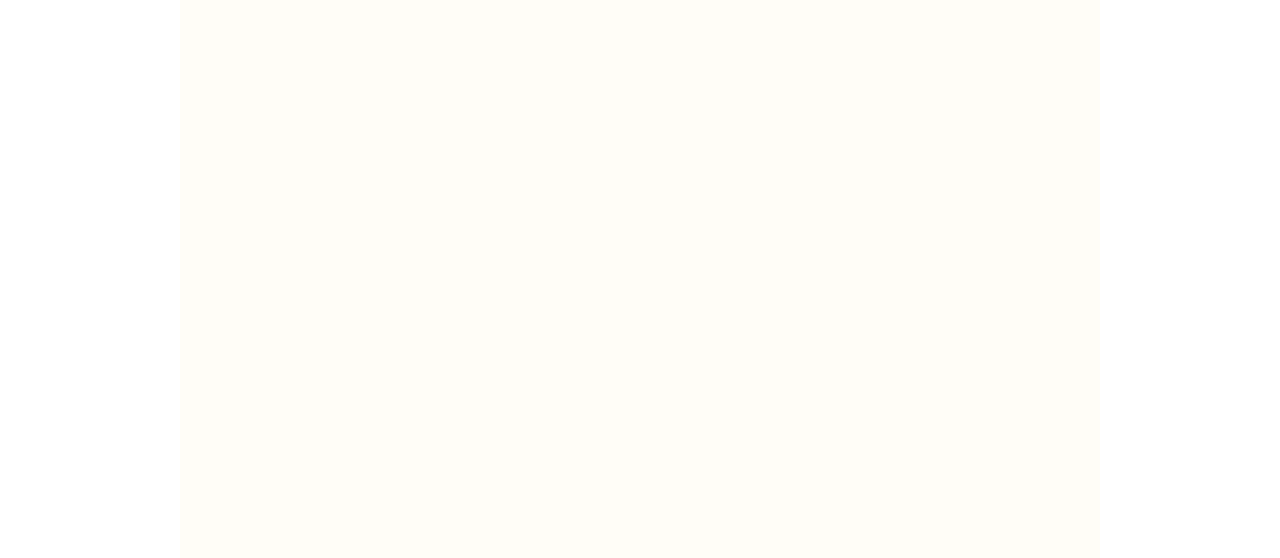
<file: work.html>
<!doctype html>
<html lang="en">
  <head>
    <meta charset="UTF-8" />
    <meta name="viewport" content="width=device-width, initial-scale=1.0" />
    <title>Projects</title>
    <link rel="stylesheet" href="style.css" />
  </head>
  <body>
    <div class="page-container">
      <div class="side-banner left"></div>

      <div class="wrapper">
        <!-- Logo -->
        <div class="logo">
          <img src="images/cow.png" alt="Cow Logo" />
        </div>

        <!-- Tabs -->
        <div class="nav-links">
          <a href="index.html">home</a>
          <a href="work.html" class="active">projects</a>
          <a href="links.html">contact</a>
        </div>

        <!-- Content -->
        <div class="content">
          <h1>work/projects!</h1>
          <p>here you can find a showcase of my work and personal projects.</p>

          <div class="card-grid">
            <a class="card" href="project1.html">
              <div class="card-thumb">
                <img
                  src="images/barebones.jpeg"
                  alt="circuit of the spotipi project"
                  class="bathat-thumb"
                />
              </div>
              <div class="card-body">
                <h2>spotipi</h2>
                <p>a handheld spotify player to keep me studying</p>
              </div>
            </a>

            <a class="card" href="project2.html">
              <div class="card-thumb">
                <img
                  src="images/bathat-original.jpg"
                  alt="BatHat sensors mounted on a cap"
                  class="bathat-thumb"
                />
              </div>
              <div class="card-body">
                <h2>bat hat</h2>
                <p>an adaptive device to help users navigate</p>
              </div>
            </a>
          </div>
        </div>
      </div>

      <div class="side-banner right"></div>
    </div>
  </body>
</html>
</file>
<file: style.css>
body {
  margin: 0;
  font-family: Arial, "Times New Roman", Times, serif;
  background-color: #fff;
  overflow-x: hidden; /* prevent sideways scrollbars */
}

/* Container for center content */
.page-container {
  display: flex;
  justify-content: center;
  position: relative;
  z-index: 1; /* keep above backgrounds */
}

/* Fixed side banners */
.side-banner {
  position: fixed;
  top: 0;
  bottom: 0;
  width: 180px; /* adjust to your desired width */
  background-size: cover;
  background-repeat: no-repeat;
  background-position: top center;
  z-index: 0;
}

.side-banner.left {
  left: 0;
  background-image: url("images/leftside.png");
}

.side-banner.right {
  right: 0;
  background-image: url("images/rightside.png");
}

/* Main content wrapper (center) */
.wrapper {
  flex: 1;
  max-width: 1080px;
  background-color: white;
  display: flex;
  flex-direction: column;
  align-items: center;
  margin: 0 180px; /* leave space for fixed banners */
  z-index: 1;
  position: relative;
}

/* Logo */
.logo {
  padding: 10px;
}

.logo img {
  height: 80px;
}

/* Navigation tabs */
.nav-links {
  display: flex;
  width: 100%;
  gap: 10px;
  padding: 0 20px;
  box-sizing: border-box;
  margin-bottom: -2px; /* overlap look */
}

.nav-links a {
  flex: 1; /* each tab takes an equal share of the row */
  text-align: center;
  padding: 15px 10px;
  box-sizing: border-box;
  text-decoration: none;
  color: navy;
  font-size: clamp(0.85rem, 1.6vw, 1.2rem);
  font-weight: bold;
  border-radius: 12px 12px 0 0;
  background-color: lightgray;
  white-space: nowrap;
}

.nav-links a:hover {
  background-color: darkgray;
  color: white;
}

/* Active tab */
.nav-links a.active {
  background-color: white;
  border-top: 4px solid navy;
  color: black;
}

/* Content area */
.content {
  width: 100%;
  background-color: white;
  min-height: 2000px;
  padding: 0 20px 20px; /* no top padding: intro sits right under the tabs */
  box-sizing: border-box;
}

/* Intro row: text on the left, gif on the right */
.intro {
  display: flex;
  align-items: flex-start;
  gap: 24px;
}

.intro-text {
  flex: 1;
  min-width: 0; /* let the text shrink instead of pushing the gif out */
}

.intro-text h1 {
  margin-top: 0;
}

.intro-gif {
  flex: 0 0 auto;
  width: clamp(140px, 24vw, 240px);
  height: auto; /* keep the 1:1 aspect ratio */
  border-radius: 12px;
}

/* "some things about me" — set apart from the intro block above */
.about {
  margin-top: 56px;
}

/* the "some things about me" line (direct child only, not the grid labels) */
.about > p {
  margin: 0 0 20px;
  font-size: 1.2rem;
  font-weight: bold;
}

/* small closing line under the about grid */
.about > .resume-note {
  margin: 28px 0 0;
  font-size: 0.9rem;
  font-weight: normal; /* undo the bold heading style from .about > p */
  text-align: center;
}

/* keep stacked notes close together */
.about > .resume-note + .resume-note {
  margin-top: 8px;
}

/* 2x2 grids: the about-me gifs and the project cards share sizing */
.about-grid,
.card-grid {
  display: grid;
  grid-template-columns: repeat(2, 1fr);
  gap: 24px;
}

.card-grid {
  margin-top: 24px;
}

/* Shared card frame */
.about-item,
.card {
  display: flex;
  flex-direction: column;
  border: 2px solid lightgray;
  border-radius: 12px;
  overflow: hidden; /* clips the image to the rounded corners */
}

/* the project cards are links; the about tiles aren't */
.card {
  text-decoration: none;
  color: inherit; /* don't inherit the blue link color */
  transition:
    transform 0.15s ease,
    border-color 0.15s ease;
}

.about-item img {
  display: block;
  width: 100%;
  aspect-ratio: 1 / 1; /* square source, so nothing gets cropped */
  object-fit: cover;
}

/* gif-hover.js: a canvas holding the first frame sits over each gif
   until it's hovered */
.gif-hover {
  position: relative;
  display: block;
}

.gif-hover canvas {
  position: absolute;
  inset: 0;
  width: 100%;
  height: 100%;
  object-fit: cover;
  border-radius: inherit;
}

.gif-hover.playing canvas {
  visibility: hidden;
}

.about-item span {
  padding: 14px 16px;
  text-align: center;
  font-size: 0.95rem;
}

.card:hover {
  transform: translateY(-4px);
  border-color: navy;
}

.card-thumb {
  aspect-ratio: 4 / 3;
  background-color: #f2f2f2; /* placeholder until you add an image */
}

.card-thumb img {
  display: block;
  width: 100%;
  height: 100%;
  object-fit: cover;
}

/* tall phone photo: frame the sensors on the cap, not the brim below them */
.card-thumb .bathat-thumb {
  object-position: center 58%;
}

.card-body {
  padding: 14px 16px;
}

.card-body h2 {
  margin: 0 0 6px;
  font-size: 1.1rem;
  color: navy;
}

.card-body p {
  margin: 0;
  font-size: 0.95rem;
  line-height: 1.5;
}

/* YouTube embeds on the project pages: full width, 16:9 */
.video-embed {
  aspect-ratio: 16 / 9;
  border-radius: 12px;
  overflow: hidden;
}

.video-embed iframe {
  display: block;
  width: 100%;
  height: 100%;
  border: 0;
}

/* Back link on the project pages */
.back-link {
  display: inline-block;
  margin-top: 32px;
  color: navy;
  font-weight: bold;
}

/* Narrow windows: drop the side banners and reclaim their space */
@media (max-width: 768px) {
  .side-banner {
    display: none;
  }

  .wrapper {
    margin: 0;
  }
}

/* Very narrow screens */
@media (max-width: 420px) {
  .nav-links {
    gap: 6px;
    padding: 0 10px;
  }

  .nav-links a {
    padding: 15px 4px; /* three short labels still fit in one row */
  }

  .logo img {
    height: 60px;
  }

  /* stack the gif above the text instead of squeezing both */
  .intro {
    flex-direction: column;
    align-items: center;
  }

  .intro-gif {
    order: -1;
    width: min(60vw, 240px);
  }

  /* one tile per row once two columns get too cramped */
  .about-grid,
  .card-grid {
    grid-template-columns: 1fr;
  }
}
/* ---- Project detail pages ---- */
.project-tagline {
  margin: -6px 0 24px;
  font-style: italic;
  color: #555;
}

.content h2 {
  margin: 32px 0 8px;
  font-size: 1.3rem;
  color: blue;
}

.content p {
  line-height: 1.6;
}

.project-hero {
  display: block;
  width: 100%;
  max-height: 420px;
  object-fit: cover;
  border-radius: 12px;
  border: 2px solid lightgray;
  margin: 8px 0;
}

/* for squarer photos: show the whole image, centered, instead of
   cropping it into the wide banner */
.project-hero-full {
  width: auto;
  max-width: 100%;
  margin: 8px auto;
}

/* the screen and buttons sit low in this photo; frame them instead of the
   headphones in the middle */
.spotipi-hero {
  object-position: center 90%;
}

/* "my contributions" bullet list on the project pages */
.contributions {
  margin: 0;
  padding-left: 22px;
}

.contributions li {
  margin-bottom: 6px;
  line-height: 1.6;
}

/* supporting images side by side, stacked on narrow screens */
.project-images {
  display: grid;
  grid-template-columns: repeat(2, 1fr);
  gap: 24px;
  margin: 24px 0;
}

.project-images figure {
  margin: 0;
}

.project-images img {
  display: block;
  width: 100%;
  aspect-ratio: 4 / 3; /* same box for both so they line up */
  object-fit: contain; /* show the whole image, don't crop the schematic */
  background: white;
  border: 2px solid lightgray;
  border-radius: 12px;
}

.project-images figcaption {
  margin-top: 8px;
  text-align: center;
  font-size: 0.9rem;
  color: #555;
}

@media (max-width: 600px) {
  .project-images {
    grid-template-columns: 1fr;
  }
}

/* Warmer project pages */
.content {
  background-color: #fffdf7; /* soft cream instead of stark white */
}

/* Headings with a left accent bar */
.content h2 {
  border-left: 5px solid navy;
  padding-left: 12px;
  margin: 36px 0 12px;
  font-size: 1.3rem;
  color: navy;
}

/* project card titles on work.html sit inside .content too; keep them
   flush with the description under them, no accent bar */
.content .card-body h2 {
  border-left: 0;
  padding-left: 0;
  margin: 0 0 6px;
  font-size: 1.1rem;
}

/* Wrap the list sections in soft cards */
.contributions {
  background-color: #FFFDD0;
  border: 2px solid lightgray;
  border-radius: 12px;
  padding: 16px 16px 16px 40px;
  margin: 8px 0;
}

.contributions li {
  margin-bottom: 8px;
  line-height: 1.5;
}

/* Tagline pill */
.project-tagline {
  display: inline-block;
  background-color: #eef2ff;
  color: #333;
  padding: 4px 12px;
  border-radius: 999px;
  font-style: normal;
  font-size: 0.9rem;
  margin: 0 0 24px;
}
</file>
